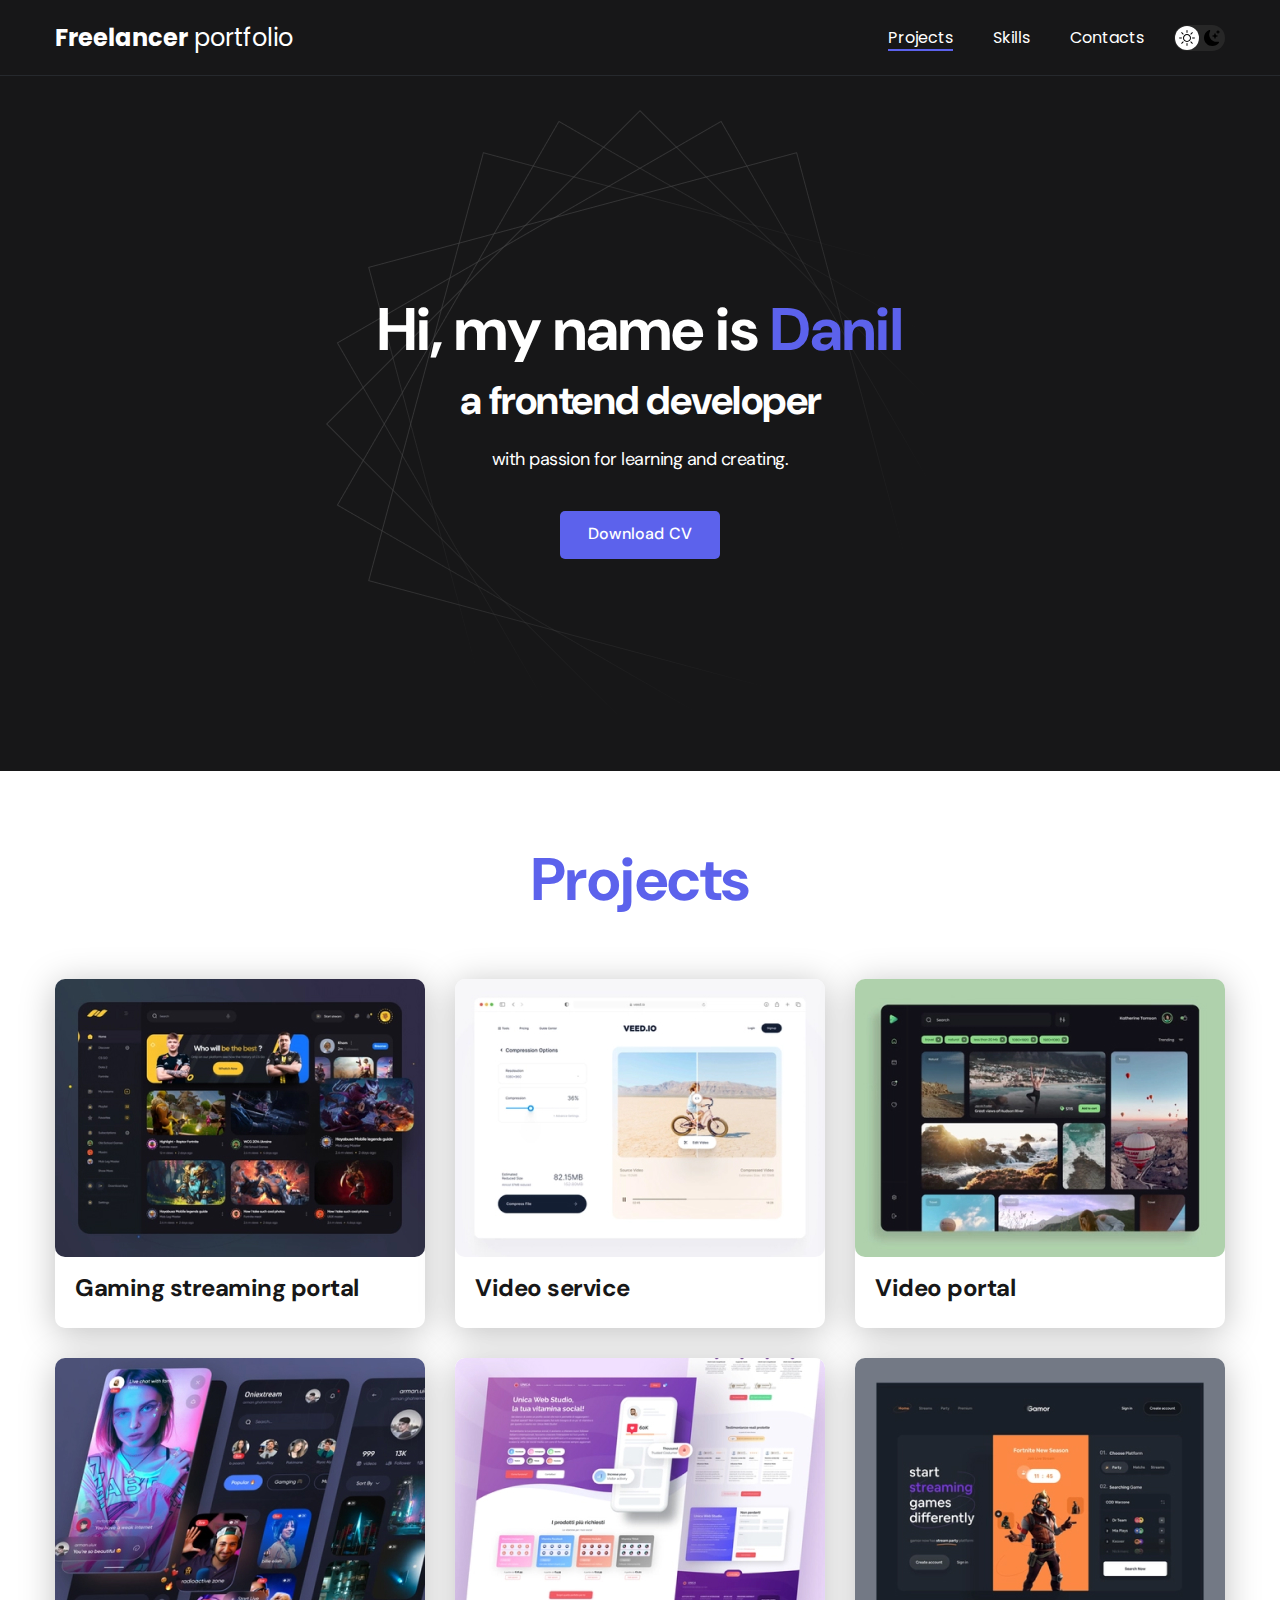
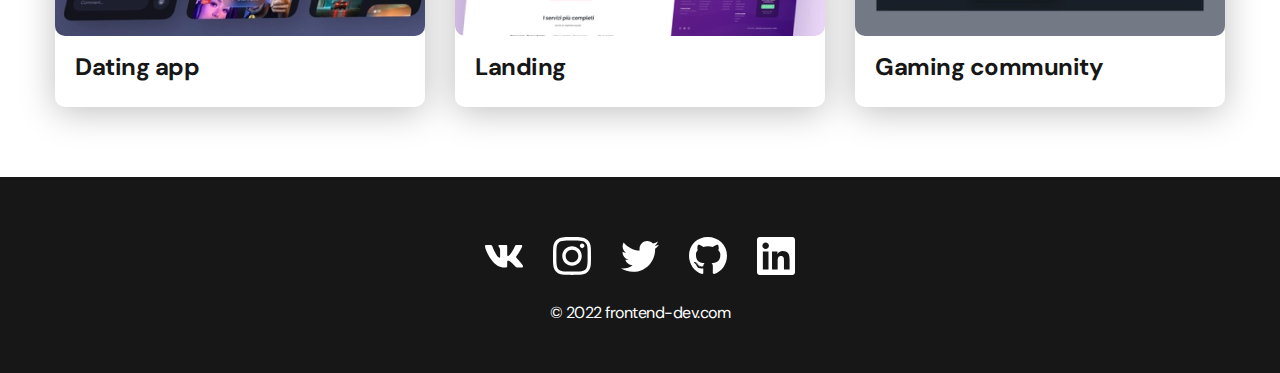
<file: index.html>
<!DOCTYPE html>
<html lang="en">
  <head>
    <meta charset="UTF-8" />
    <meta http-equiv="X-UA-Compatible" content="IE=edge" />
    <meta name="viewport" content="width=device-width, initial-scale=1.0" />
    <link rel="stylesheet" href="./css/main.css" />
    <title>Freelancer portfolio</title>
  </head>
  <body>
    <nav class="nav">
      <div class="conteiner">
        <div class="nav-row">
          <a href="./index.html" class="logo"
            ><strong>Freelancer</strong> portfolio</a
          >
          <button class="dark-mode-btn">
            <img
              src="./imgs/icons/Sun.svg"
              alt="Light mode"
              class="dark-mode-btn__icon"
            />
            <img
              src="./imgs/icons/Moon.svg"
              alt="Dark mode"
              class="dark-mode-btn__icon"
            />
          </button>
          <ul class="nav-list">
            <li class="nav-list__item">
              <a
                href="./index.html"
                class="nav-list__link nav-list__link--active"
                >Projects</a
              >
            </li>
            <li class="nav-list__item">
              <a href="./skills.html" class="nav-list__link">Skills</a>
            </li>
            <li class="nav-list__item">
              <a href="./contacts.html" class="nav-list__link">Contacts</a>
            </li>
          </ul>
        </div>
      </div>
    </nav>
    <header class="header">
      <div class="conteiner">
        <h1 class="header__title">
          <strong>Hi, my name is <em>Danil</em></strong
          ><br />
          a frontend developer
        </h1>
        <div class="header__text">
          <p>with passion for learning and creating.</p>
        </div>
        <a href="#!" class="btn">Download CV</a>
      </div>
    </header>
    <main class="section">
      <div class="conteiner">
        <h2 class="title-1">Projects</h2>
        <ul class="projects">
          <li class="project">
            <a href="./projects-page.html">
              <img
                src="/imgs/projects/01.jpg"
                alt="project img"
                class="project__img"
              />
              <h3 class="project__title">Gaming streaming portal</h3>
            </a>
          </li>
          <li class="project">
            <a href="./project-page.html">
              <img
                src="/imgs/projects/02.jpg"
                alt="project img"
                class="project__img"
              />
              <h3 class="project__title">Video service</h3>
            </a>
          </li>
          <li class="project">
            <img
              src="/imgs/projects/03.jpg"
              alt="project img"
              class="project__img"
            />
            <h3 class="project__title">Video portal</h3>
          </li>
          <li class="project">
            <img
              src="/imgs/projects/04.jpg"
              alt="project img"
              class="project__img"
            />
            <h3 class="project__title">Dating app</h3>
          </li>
          <li class="project">
            <img
              src="/imgs/projects/05.jpg"
              alt="project img"
              class="project__img"
            />
            <h3 class="project__title">Landing</h3>
          </li>
          <li class="project">
            <img
              src="/imgs/projects/06.jpg"
              alt="project img"
              class="project__img"
            />
            <h3 class="project__title">Gaming community</h3>
          </li>
        </ul>
      </div>
    </main>
    <footer class="footer">
      <div class="conteiner">
        <div class="footer__wrapper">
          <ul class="social">
            <li class="social__item">
              <a href="#!"><img src="./imgs/icons/vk.svg" alt="Link" /></a>
            </li>
            <li class="social__item">
              <a href="#!"
                ><img src="./imgs/icons/instagram.svg" alt="Link"
              /></a>
            </li>
            <li class="social__item">
              <a href="#!"><img src="./imgs/icons/twitter.svg" alt="Link" /></a>
            </li>
            <li class="social__item">
              <a href="#!"><img src="./imgs/icons/gitHub.svg" alt="Link" /></a>
            </li>
            <li class="social__item">
              <a href="#!"
                ><img src="./imgs/icons/linkedIn.svg" alt="Link"
              /></a>
            </li>
          </ul>
          <div class="copyright">
            <p>© 2022 frontend-dev.com</p>
          </div>
        </div>
      </div>
    </footer>
    <script src="./js/main.js"></script>
  </body>
</html>
</file>
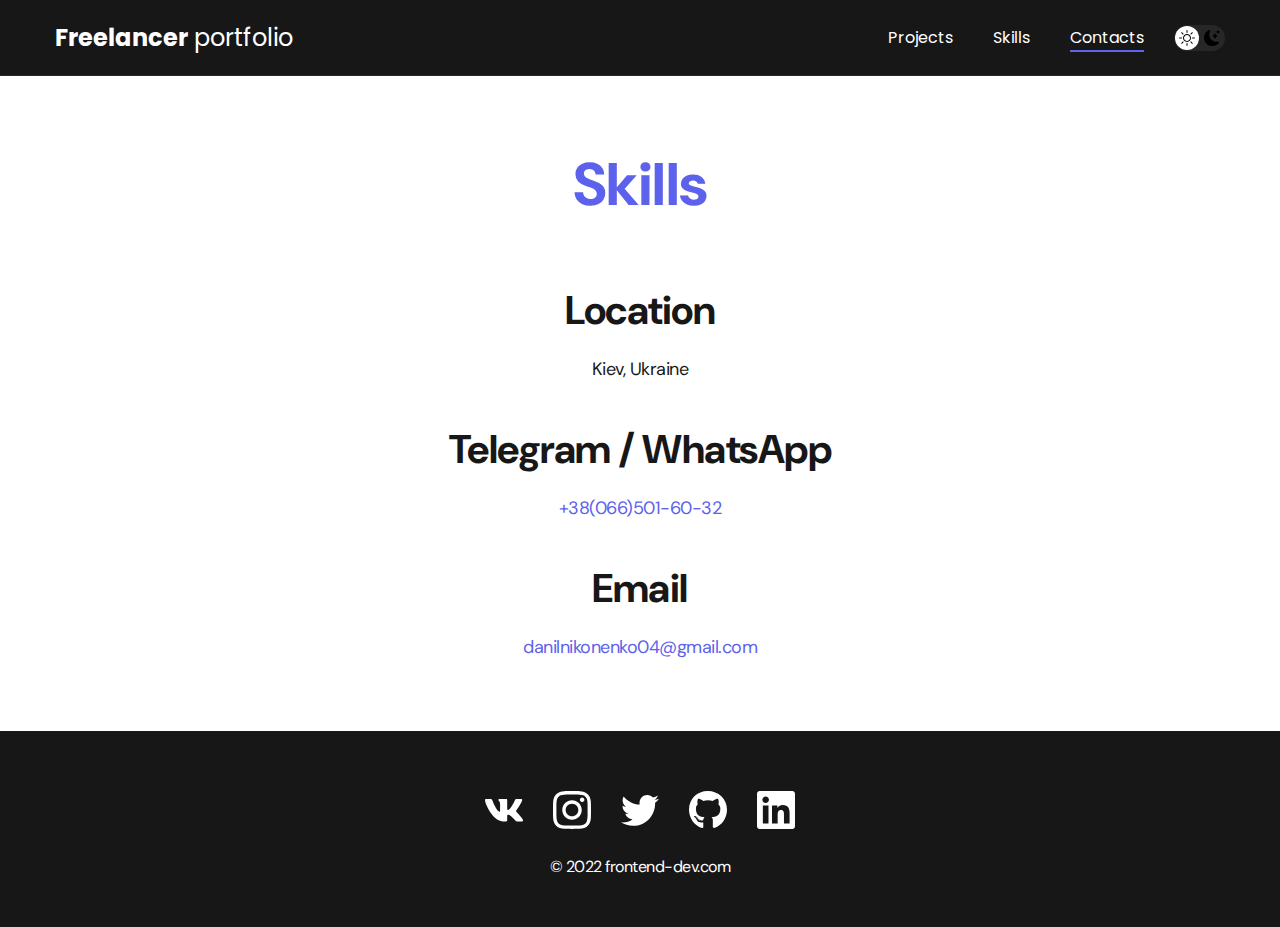
<file: contacts.html>
<!DOCTYPE html>
<html lang="en">
  <head>
    <meta charset="UTF-8" />
    <meta http-equiv="X-UA-Compatible" content="IE=edge" />
    <meta name="viewport" content="width=device-width, initial-scale=1.0" />
    <link rel="stylesheet" href="./css/main.css" />
    <title>Freelancer portfolio</title>
  </head>
  <body>
    <nav class="nav">
      <div class="conteiner">
        <div class="nav-row">
          <a href="./index.html" class="logo"
            ><strong>Freelancer</strong> portfolio</a
          >
          <button class="dark-mode-btn">
            <img
              src="./imgs/icons/Sun.svg"
              alt="Light mode"
              class="dark-mode-btn__icon"
            />
            <img
              src="./imgs/icons/Moon.svg"
              alt="Dark mode"
              class="dark-mode-btn__icon"
            />
          </button>
          <ul class="nav-list">
            <li class="nav-list__item">
              <a href="./index.html" class="nav-list__link">Projects</a>
            </li>
            <li class="nav-list__item">
              <a href="./skills.html" class="nav-list__link">Skills</a>
            </li>
            <li class="nav-list__item nav-list__link--active">
              <a href="./contacts.html" class="nav-list__link">Contacts</a>
            </li>
          </ul>
        </div>
      </div>
    </nav>
    <main class="section">
      <div class="conteiner">
        <h1 class="title-1">Skills</h1>
        <ul class="content-list">
          <li class="content-list__item">
            <h2 class="title-2">Location</h2>
            <p>Kiev, Ukraine</p>
          </li>
          <li class="content-list__item">
            <h2 class="title-2">Telegram / WhatsApp</h2>
            <p><a href="tell:+38066016032">+38(066)501-60-32</a></p>
          </li>
          <li class="content-list__item">
            <h2 class="title-2">Email</h2>
            <p>
              <a href="mailto:danilnikonenko04@gmail.com"
                >danilnikonenko04@gmail.com</a
              >
            </p>
          </li>
        </ul>
      </div>
    </main>
    <footer class="footer">
      <div class="conteiner">
        <div class="footer__wrapper">
          <ul class="social">
            <li class="social__item">
              <a href="#!"><img src="./imgs/icons/vk.svg" alt="Link" /></a>
            </li>
            <li class="social__item">
              <a href="#!"
                ><img src="./imgs/icons/instagram.svg" alt="Link"
              /></a>
            </li>
            <li class="social__item">
              <a href="#!"><img src="./imgs/icons/twitter.svg" alt="Link" /></a>
            </li>
            <li class="social__item">
              <a href="#!"><img src="./imgs/icons/gitHub.svg" alt="Link" /></a>
            </li>
            <li class="social__item">
              <a href="#!"
                ><img src="./imgs/icons/linkedIn.svg" alt="Link"
              /></a>
            </li>
          </ul>
          <div class="copyright">
            <p>© 2022 frontend-dev.com</p>
          </div>
        </div>
      </div>
    </footer>
    <script src="./js/main.js"></script>
  </body>
</html>
</file>
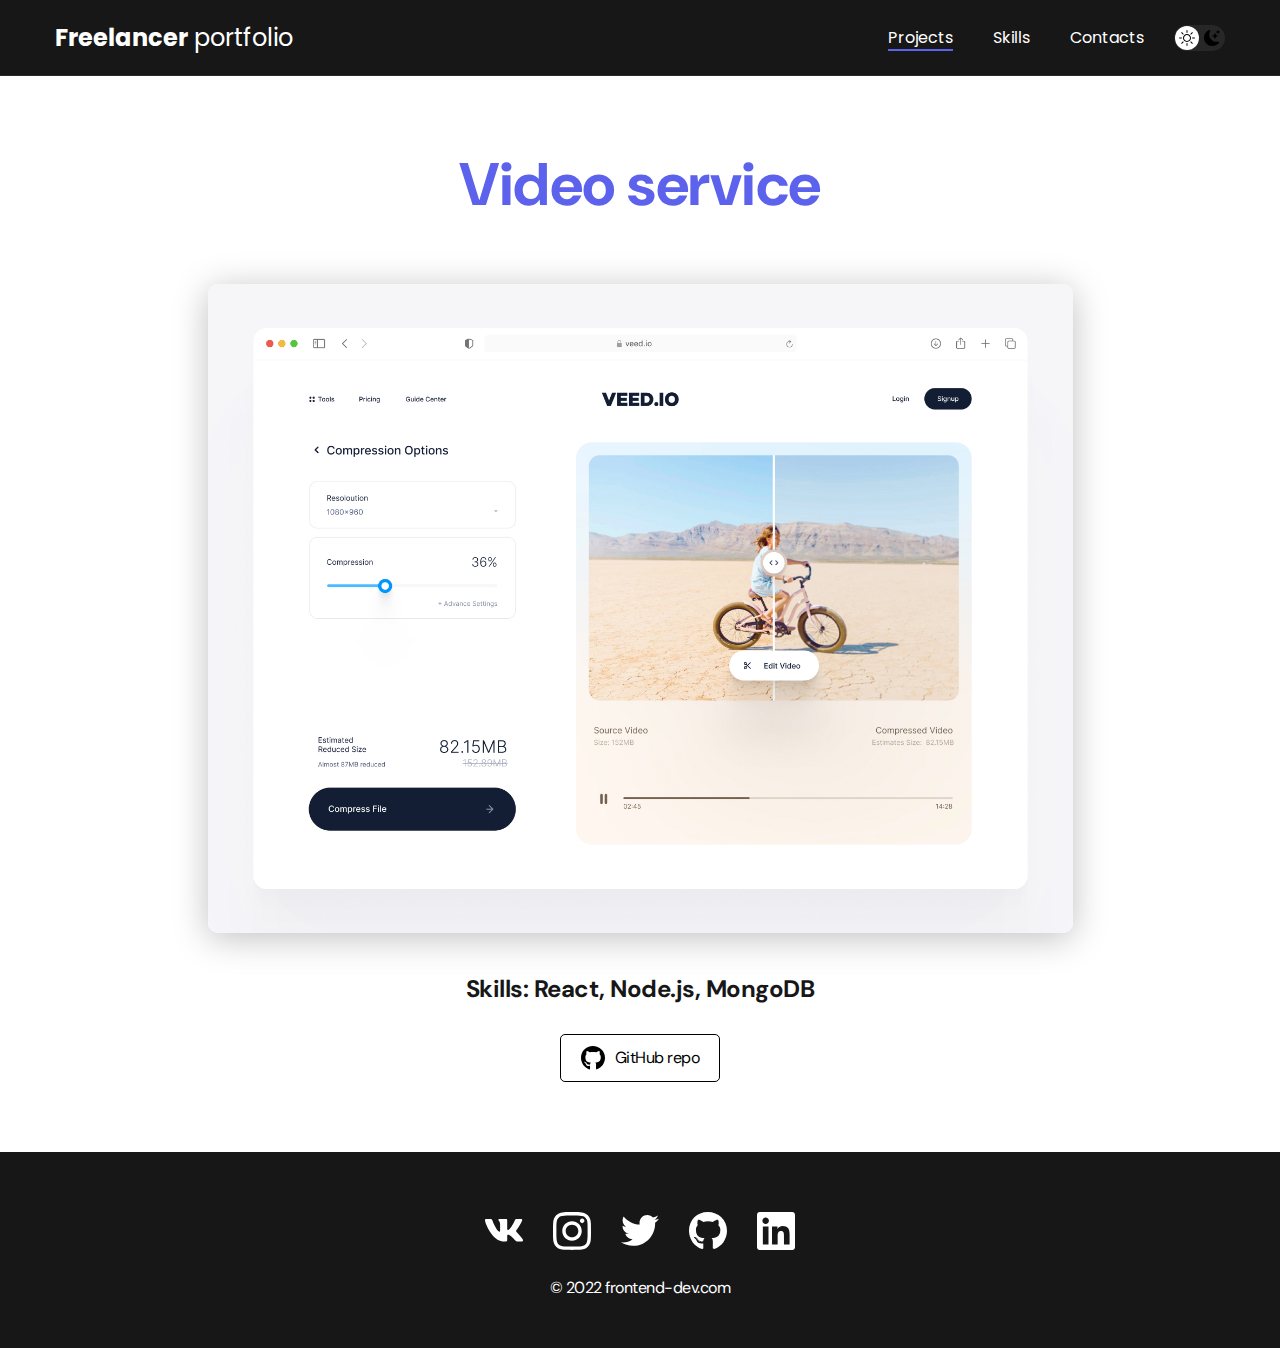
<file: project-page.html>
<!DOCTYPE html>
<html lang="en">
  <head>
    <meta charset="UTF-8" />
    <meta http-equiv="X-UA-Compatible" content="IE=edge" />
    <meta name="viewport" content="width=device-width, initial-scale=1.0" />
    <link rel="stylesheet" href="./css/main.css" />
    <title>Freelancer portfolio</title>
  </head>
  <body>
    <nav class="nav">
      <div class="conteiner">
        <div class="nav-row">
          <a href="./index.html" class="logo"
            ><strong>Freelancer</strong> portfolio</a
          >
          <button class="dark-mode-btn">
            <img
              src="./imgs/icons/Sun.svg"
              alt="Light mode"
              class="dark-mode-btn__icon"
            />
            <img
              src="./imgs/icons/Moon.svg"
              alt="Dark mode"
              class="dark-mode-btn__icon"
            />
          </button>
          <ul class="nav-list">
            <li class="nav-list__item">
              <a
                href="./index.html"
                class="nav-list__link nav-list__link--active"
                >Projects</a
              >
            </li>
            <li class="nav-list__item">
              <a href="./skills.html" class="nav-list__link">Skills</a>
            </li>
            <li class="nav-list__item">
              <a href="./contacts.html" class="nav-list__link">Contacts</a>
            </li>
          </ul>
        </div>
      </div>
    </nav>
    <main class="section">
      <div class="conteiner">
        <div class="project-details">
          <h1 class="title-1">Video service</h1>
          <img
            src="./imgs/projects/02-big.jpg"
            alt=""
            class="project-details__cover"
          />
          <div class="project-details__desc">
            <p>Skills: React, Node.js, MongoDB</p>
          </div>
          <a href="#!" class="btn_outline">
            <img src="./imgs/icons/gitHub-black.svg" alt="" />GitHub repo
          </a>
        </div>
      </div>
    </main>
    <footer class="footer">
      <div class="conteiner">
        <div class="footer__wrapper">
          <ul class="social">
            <li class="social__item">
              <a href="#!"><img src="./imgs/icons/vk.svg" alt="Link" /></a>
            </li>
            <li class="social__item">
              <a href="#!"
                ><img src="./imgs/icons/instagram.svg" alt="Link"
              /></a>
            </li>
            <li class="social__item">
              <a href="#!"><img src="./imgs/icons/twitter.svg" alt="Link" /></a>
            </li>
            <li class="social__item">
              <a href="#!"><img src="./imgs/icons/gitHub.svg" alt="Link" /></a>
            </li>
            <li class="social__item">
              <a href="#!"
                ><img src="./imgs/icons/linkedIn.svg" alt="Link"
              /></a>
            </li>
          </ul>
          <div class="copyright">
            <p>© 2022 frontend-dev.com</p>
          </div>
        </div>
      </div>
    </footer>
    <script src="./js/main.js"></script>
  </body>
</html>
</file>
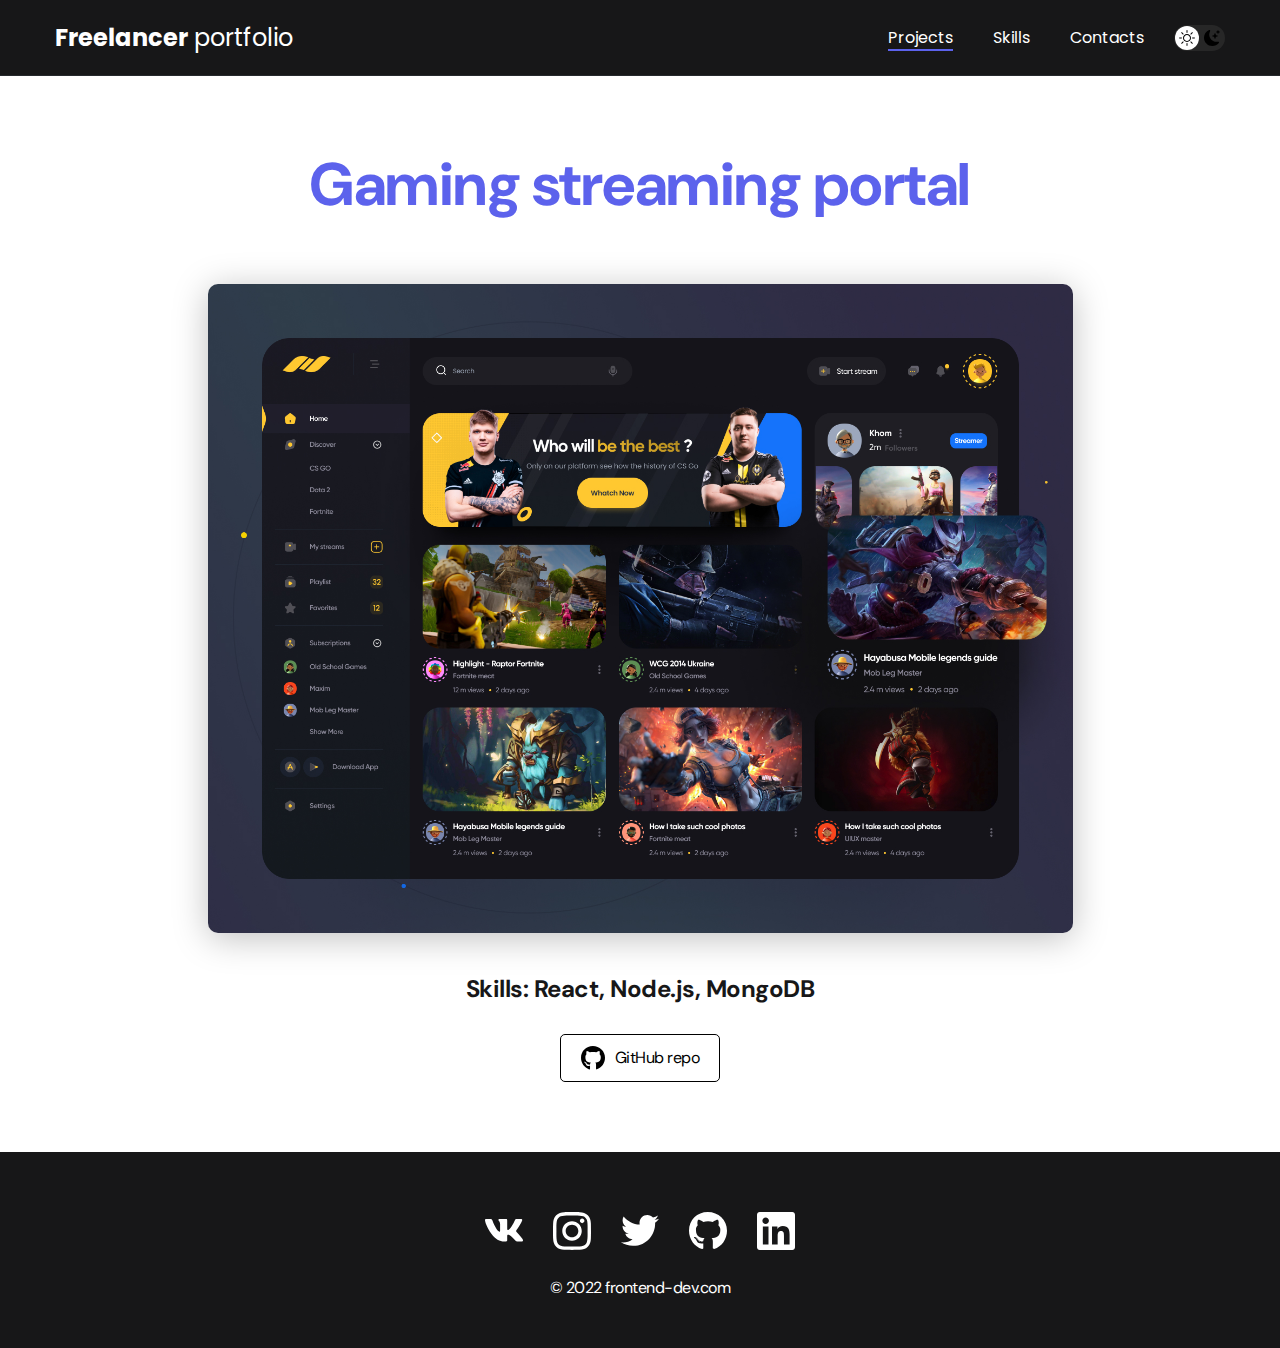
<file: project01-page.html>
<!DOCTYPE html>
<html lang="en">
  <head>
    <meta charset="UTF-8" />
    <meta http-equiv="X-UA-Compatible" content="IE=edge" />
    <meta name="viewport" content="width=device-width, initial-scale=1.0" />
    <link rel="stylesheet" href="./css/main.css" />
    <title>Freelancer portfolio</title>
  </head>
  <body>
    <nav class="nav">
      <div class="conteiner">
        <div class="nav-row">
          <a href="./index.html" class="logo"
            ><strong>Freelancer</strong> portfolio</a
          >
          <button class="dark-mode-btn">
            <img
              src="./imgs/icons/Sun.svg"
              alt="Light mode"
              class="dark-mode-btn__icon"
            />
            <img
              src="./imgs/icons/Moon.svg"
              alt="Dark mode"
              class="dark-mode-btn__icon"
            />
          </button>
          <ul class="nav-list">
            <li class="nav-list__item">
              <a
                href="./index.html"
                class="nav-list__link nav-list__link--active"
                >Projects</a
              >
            </li>
            <li class="nav-list__item">
              <a href="./skills.html" class="nav-list__link">Skills</a>
            </li>
            <li class="nav-list__item">
              <a href="./contacts.html" class="nav-list__link">Contacts</a>
            </li>
          </ul>
        </div>
      </div>
    </nav>
    <main class="section">
      <div class="conteiner">
        <div class="project-details">
          <h1 class="title-1">Gaming streaming portal</h1>
          <img
            src="./imgs/projects/01-big.jpg"
            alt=""
            class="project-details__cover"
          />
          <div class="project-details__desc">
            <p>Skills: React, Node.js, MongoDB</p>
          </div>
          <a href="#!" class="btn_outline">
            <img src="./imgs/icons/gitHub-black.svg" alt="" />GitHub repo
          </a>
        </div>
      </div>
    </main>
    <footer class="footer">
      <div class="conteiner">
        <div class="footer__wrapper">
          <ul class="social">
            <li class="social__item">
              <a href="#!"><img src="./imgs/icons/vk.svg" alt="Link" /></a>
            </li>
            <li class="social__item">
              <a href="#!"
                ><img src="./imgs/icons/instagram.svg" alt="Link"
              /></a>
            </li>
            <li class="social__item">
              <a href="#!"><img src="./imgs/icons/twitter.svg" alt="Link" /></a>
            </li>
            <li class="social__item">
              <a href="#!"><img src="./imgs/icons/gitHub.svg" alt="Link" /></a>
            </li>
            <li class="social__item">
              <a href="#!"
                ><img src="./imgs/icons/linkedIn.svg" alt="Link"
              /></a>
            </li>
          </ul>
          <div class="copyright">
            <p>© 2022 frontend-dev.com</p>
          </div>
        </div>
      </div>
    </footer>
    <script src="./js/main.js"></script>
  </body>
</html>
</file>
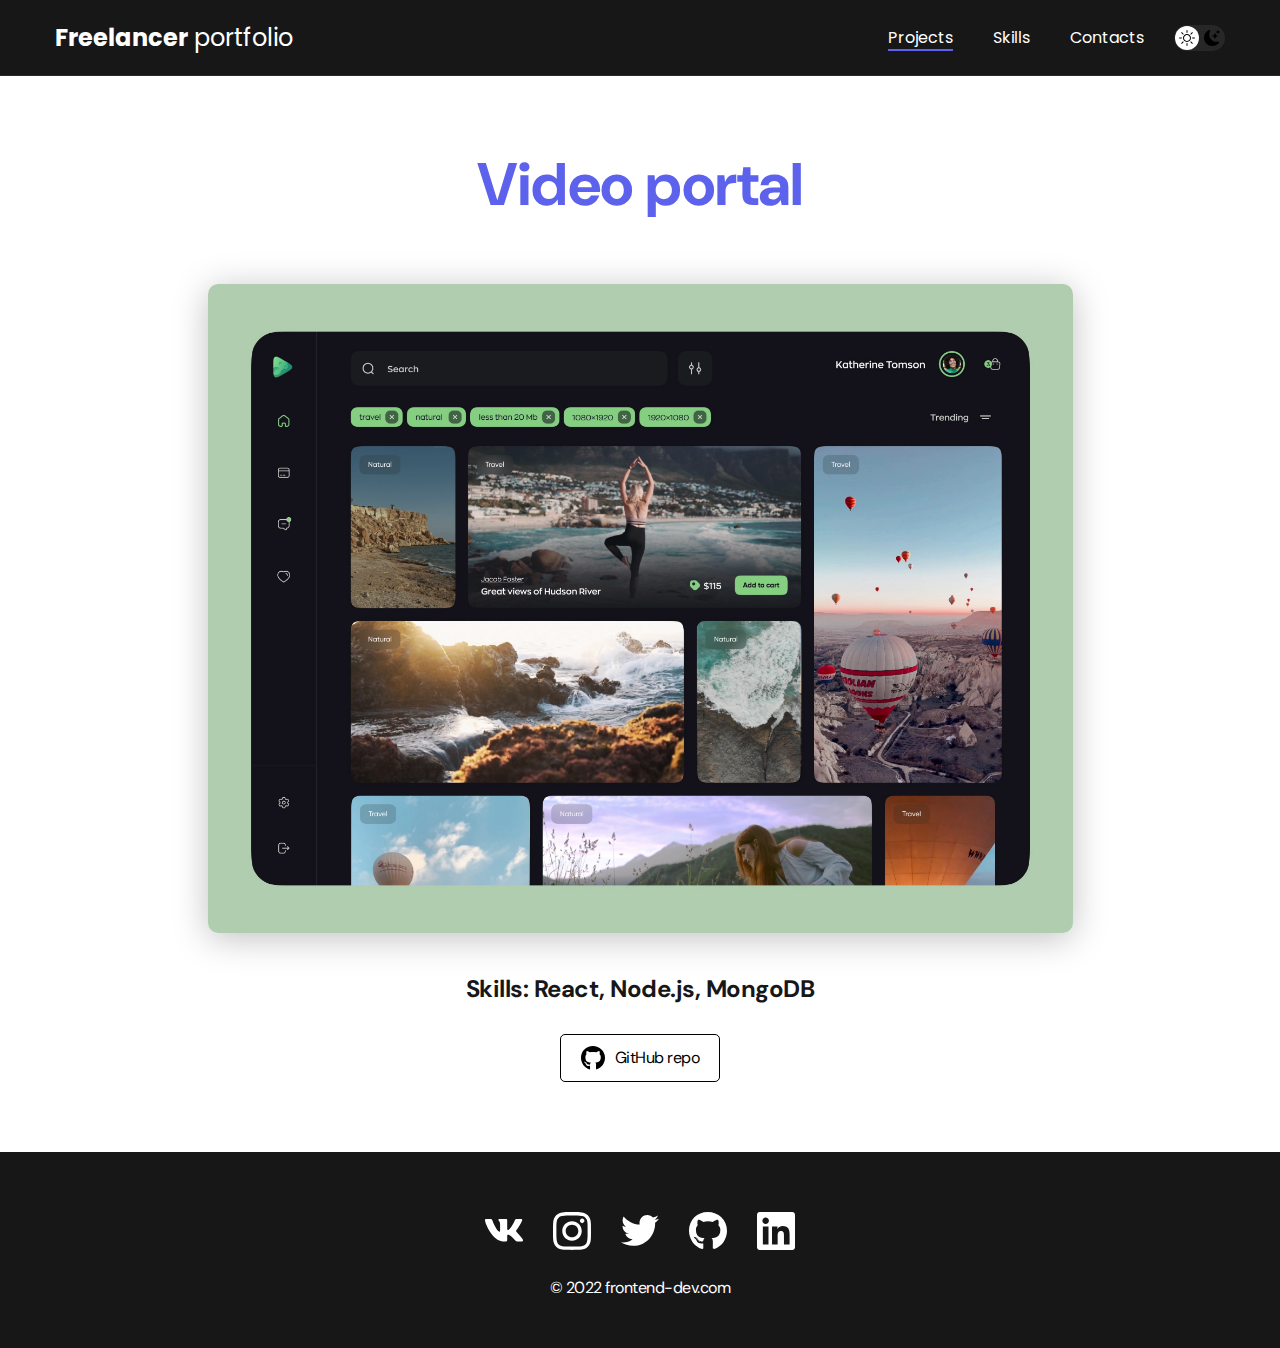
<file: project02-page.html>
<!DOCTYPE html>
<html lang="en">
  <head>
    <meta charset="UTF-8" />
    <meta http-equiv="X-UA-Compatible" content="IE=edge" />
    <meta name="viewport" content="width=device-width, initial-scale=1.0" />
    <link rel="stylesheet" href="./css/main.css" />
    <title>Freelancer portfolio</title>
  </head>
  <body>
    <nav class="nav">
      <div class="conteiner">
        <div class="nav-row">
          <a href="./index.html" class="logo"
            ><strong>Freelancer</strong> portfolio</a
          >
          <button class="dark-mode-btn">
            <img
              src="./imgs/icons/Sun.svg"
              alt="Light mode"
              class="dark-mode-btn__icon"
            />
            <img
              src="./imgs/icons/Moon.svg"
              alt="Dark mode"
              class="dark-mode-btn__icon"
            />
          </button>
          <ul class="nav-list">
            <li class="nav-list__item">
              <a
                href="./index.html"
                class="nav-list__link nav-list__link--active"
                >Projects</a
              >
            </li>
            <li class="nav-list__item">
              <a href="./skills.html" class="nav-list__link">Skills</a>
            </li>
            <li class="nav-list__item">
              <a href="./contacts.html" class="nav-list__link">Contacts</a>
            </li>
          </ul>
        </div>
      </div>
    </nav>
    <main class="section">
      <div class="conteiner">
        <div class="project-details">
          <h1 class="title-1">Video portal</h1>
          <img
            src="./imgs/projects/03-big.jpg"
            alt=""
            class="project-details__cover"
          />
          <div class="project-details__desc">
            <p>Skills: React, Node.js, MongoDB</p>
          </div>
          <a href="#!" class="btn_outline">
            <img src="./imgs/icons/gitHub-black.svg" alt="" />GitHub repo
          </a>
        </div>
      </div>
    </main>
    <footer class="footer">
      <div class="conteiner">
        <div class="footer__wrapper">
          <ul class="social">
            <li class="social__item">
              <a href="#!"><img src="./imgs/icons/vk.svg" alt="Link" /></a>
            </li>
            <li class="social__item">
              <a href="#!"
                ><img src="./imgs/icons/instagram.svg" alt="Link"
              /></a>
            </li>
            <li class="social__item">
              <a href="#!"><img src="./imgs/icons/twitter.svg" alt="Link" /></a>
            </li>
            <li class="social__item">
              <a href="#!"><img src="./imgs/icons/gitHub.svg" alt="Link" /></a>
            </li>
            <li class="social__item">
              <a href="#!"
                ><img src="./imgs/icons/linkedIn.svg" alt="Link"
              /></a>
            </li>
          </ul>
          <div class="copyright">
            <p>© 2022 frontend-dev.com</p>
          </div>
        </div>
      </div>
    </footer>
    <script src="./js/main.js"></script>
  </body>
</html>
</file>
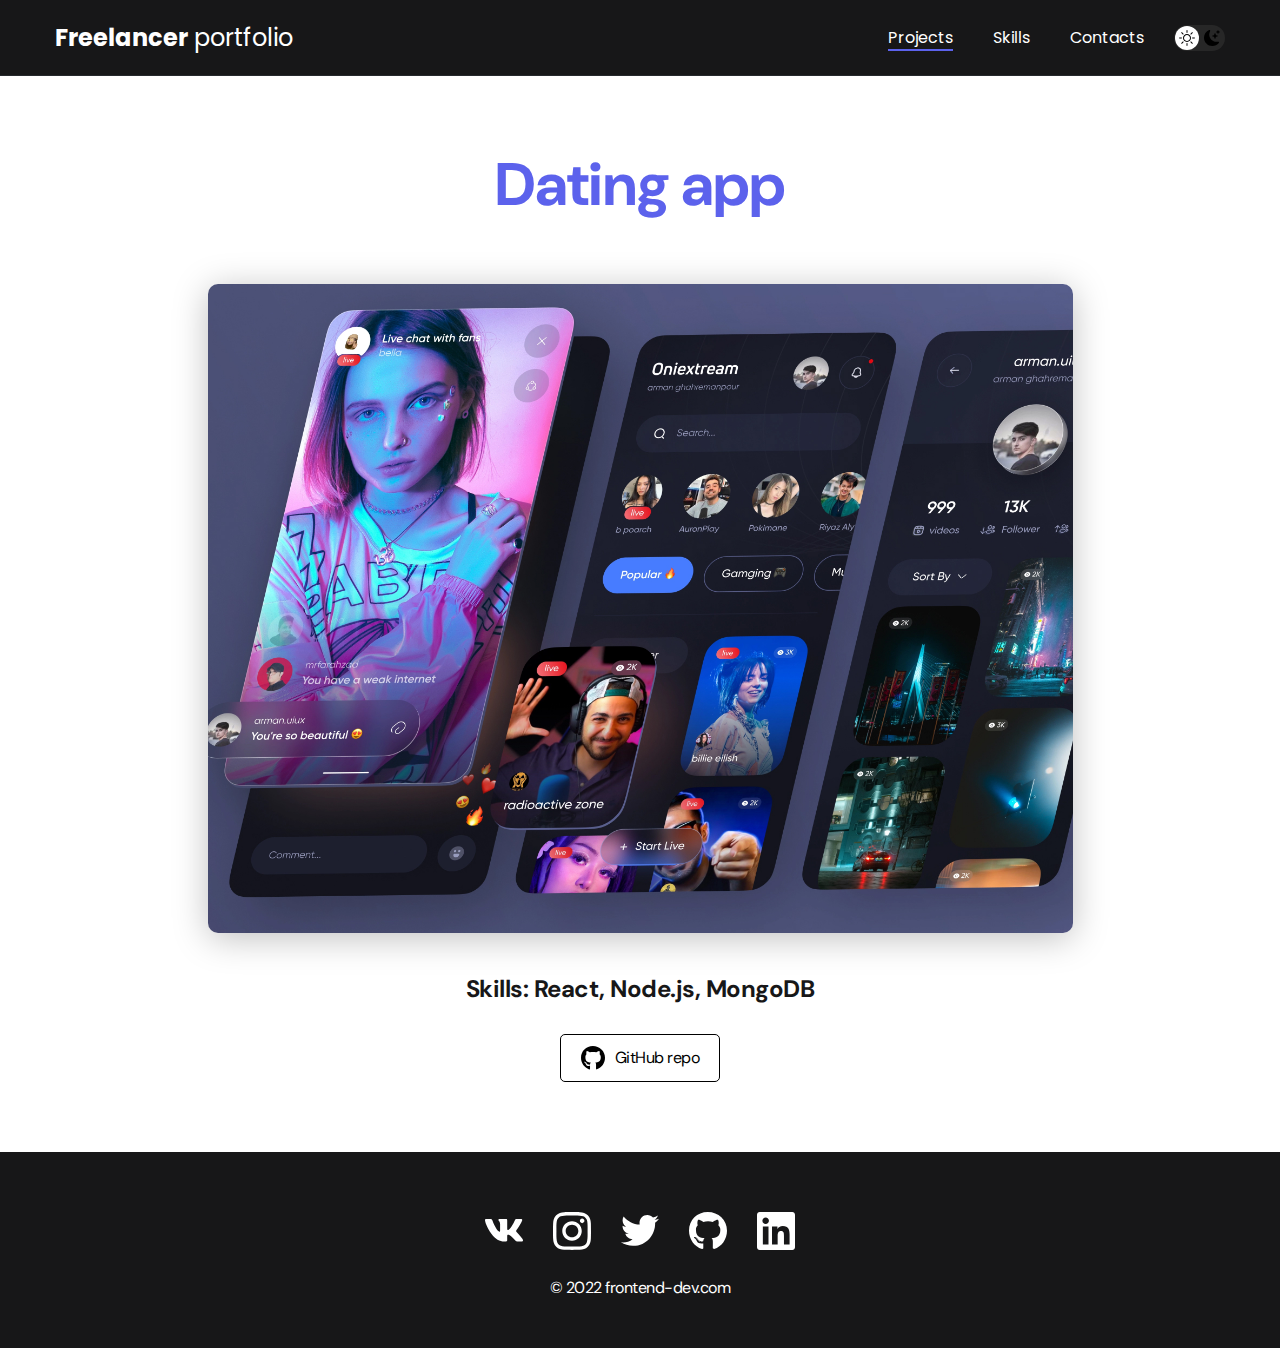
<file: project03-page.html>
<!DOCTYPE html>
<html lang="en">
  <head>
    <meta charset="UTF-8" />
    <meta http-equiv="X-UA-Compatible" content="IE=edge" />
    <meta name="viewport" content="width=device-width, initial-scale=1.0" />
    <link rel="stylesheet" href="./css/main.css" />
    <title>Freelancer portfolio</title>
  </head>
  <body>
    <nav class="nav">
      <div class="conteiner">
        <div class="nav-row">
          <a href="./index.html" class="logo"
            ><strong>Freelancer</strong> portfolio</a
          >
          <button class="dark-mode-btn">
            <img
              src="./imgs/icons/Sun.svg"
              alt="Light mode"
              class="dark-mode-btn__icon"
            />
            <img
              src="./imgs/icons/Moon.svg"
              alt="Dark mode"
              class="dark-mode-btn__icon"
            />
          </button>
          <ul class="nav-list">
            <li class="nav-list__item">
              <a
                href="./index.html"
                class="nav-list__link nav-list__link--active"
                >Projects</a
              >
            </li>
            <li class="nav-list__item">
              <a href="./skills.html" class="nav-list__link">Skills</a>
            </li>
            <li class="nav-list__item">
              <a href="./contacts.html" class="nav-list__link">Contacts</a>
            </li>
          </ul>
        </div>
      </div>
    </nav>
    <main class="section">
      <div class="conteiner">
        <div class="project-details">
          <h1 class="title-1">Dating app</h1>
          <img
            src="./imgs/projects/04-big.jpg"
            alt=""
            class="project-details__cover"
          />
          <div class="project-details__desc">
            <p>Skills: React, Node.js, MongoDB</p>
          </div>
          <a href="#!" class="btn_outline">
            <img src="./imgs/icons/gitHub-black.svg" alt="" />GitHub repo
          </a>
        </div>
      </div>
    </main>
    <footer class="footer">
      <div class="conteiner">
        <div class="footer__wrapper">
          <ul class="social">
            <li class="social__item">
              <a href="#!"><img src="./imgs/icons/vk.svg" alt="Link" /></a>
            </li>
            <li class="social__item">
              <a href="#!"
                ><img src="./imgs/icons/instagram.svg" alt="Link"
              /></a>
            </li>
            <li class="social__item">
              <a href="#!"><img src="./imgs/icons/twitter.svg" alt="Link" /></a>
            </li>
            <li class="social__item">
              <a href="#!"><img src="./imgs/icons/gitHub.svg" alt="Link" /></a>
            </li>
            <li class="social__item">
              <a href="#!"
                ><img src="./imgs/icons/linkedIn.svg" alt="Link"
              /></a>
            </li>
          </ul>
          <div class="copyright">
            <p>© 2022 frontend-dev.com</p>
          </div>
        </div>
      </div>
    </footer>
    <script src="./js/main.js"></script>
  </body>
</html>
</file>
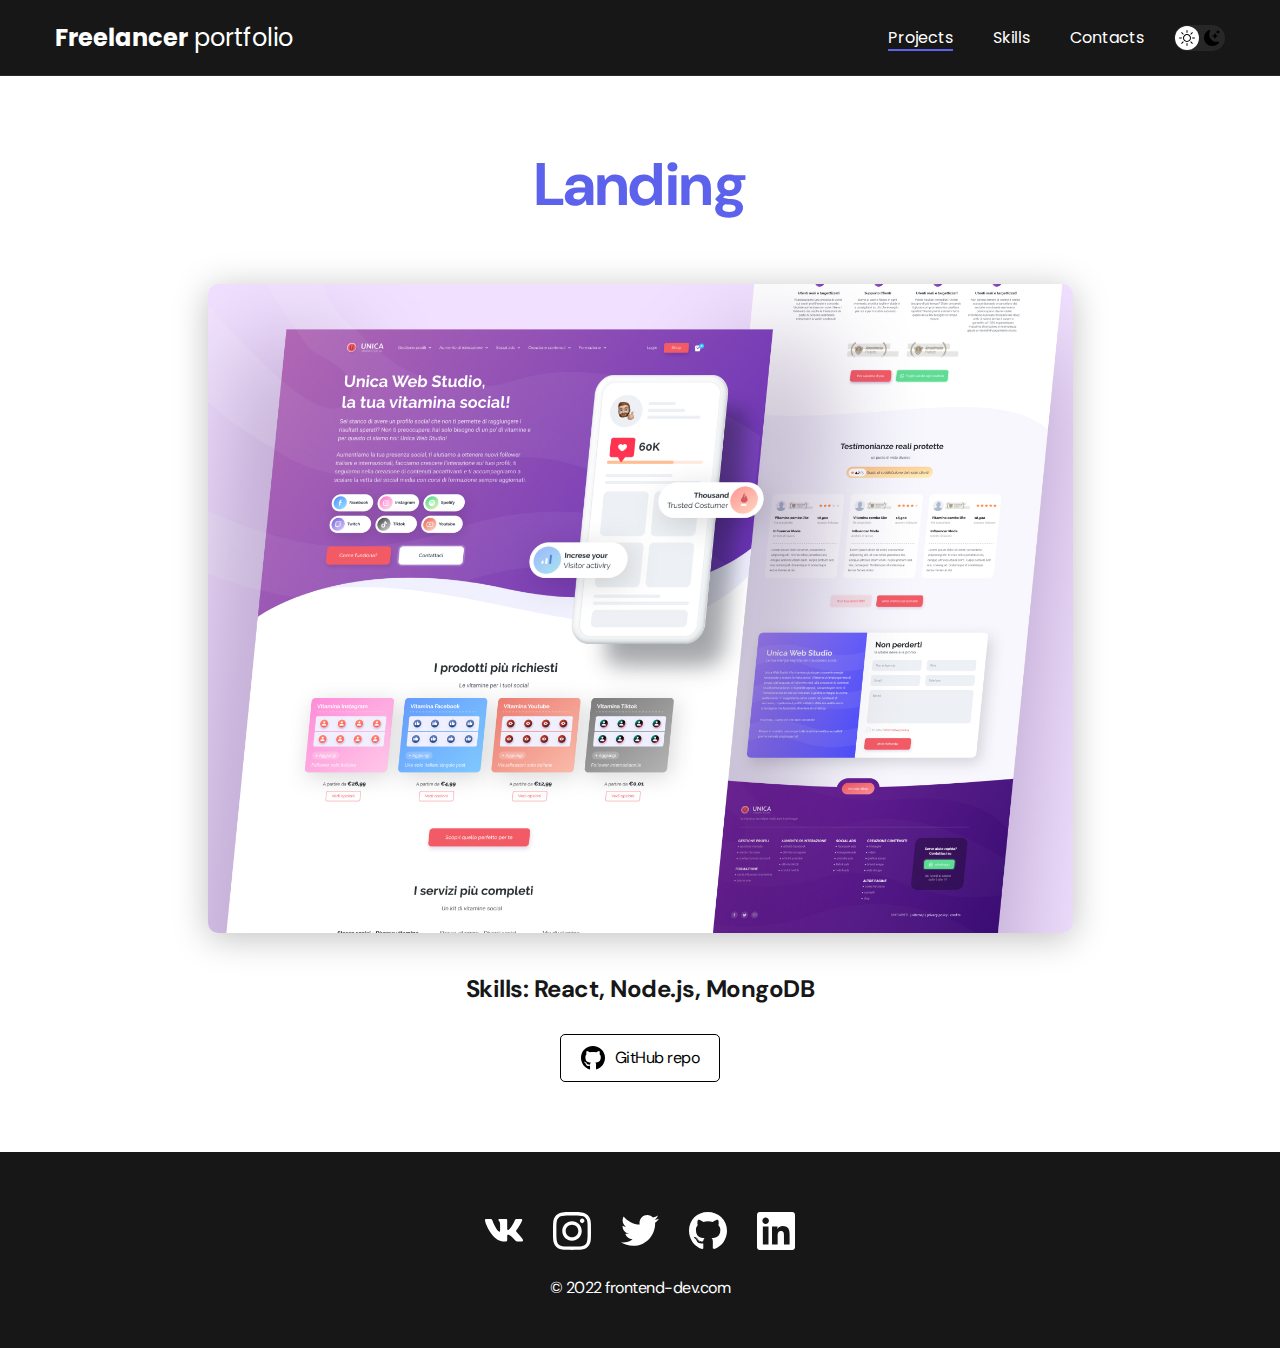
<file: project04-page.html>
<!DOCTYPE html>
<html lang="en">
  <head>
    <meta charset="UTF-8" />
    <meta http-equiv="X-UA-Compatible" content="IE=edge" />
    <meta name="viewport" content="width=device-width, initial-scale=1.0" />
    <link rel="stylesheet" href="./css/main.css" />
    <title>Freelancer portfolio</title>
  </head>
  <body>
    <nav class="nav">
      <div class="conteiner">
        <div class="nav-row">
          <a href="./index.html" class="logo"
            ><strong>Freelancer</strong> portfolio</a
          >
          <button class="dark-mode-btn">
            <img
              src="./imgs/icons/Sun.svg"
              alt="Light mode"
              class="dark-mode-btn__icon"
            />
            <img
              src="./imgs/icons/Moon.svg"
              alt="Dark mode"
              class="dark-mode-btn__icon"
            />
          </button>
          <ul class="nav-list">
            <li class="nav-list__item">
              <a
                href="./index.html"
                class="nav-list__link nav-list__link--active"
                >Projects</a
              >
            </li>
            <li class="nav-list__item">
              <a href="./skills.html" class="nav-list__link">Skills</a>
            </li>
            <li class="nav-list__item">
              <a href="./contacts.html" class="nav-list__link">Contacts</a>
            </li>
          </ul>
        </div>
      </div>
    </nav>
    <main class="section">
      <div class="conteiner">
        <div class="project-details">
          <h1 class="title-1">Landing</h1>
          <img
            src="./imgs/projects/05-big.jpg"
            alt=""
            class="project-details__cover"
          />
          <div class="project-details__desc">
            <p>Skills: React, Node.js, MongoDB</p>
          </div>
          <a href="#!" class="btn_outline">
            <img src="./imgs/icons/gitHub-black.svg" alt="" />GitHub repo
          </a>
        </div>
      </div>
    </main>
    <footer class="footer">
      <div class="conteiner">
        <div class="footer__wrapper">
          <ul class="social">
            <li class="social__item">
              <a href="#!"><img src="./imgs/icons/vk.svg" alt="Link" /></a>
            </li>
            <li class="social__item">
              <a href="#!"
                ><img src="./imgs/icons/instagram.svg" alt="Link"
              /></a>
            </li>
            <li class="social__item">
              <a href="#!"><img src="./imgs/icons/twitter.svg" alt="Link" /></a>
            </li>
            <li class="social__item">
              <a href="#!"><img src="./imgs/icons/gitHub.svg" alt="Link" /></a>
            </li>
            <li class="social__item">
              <a href="#!"
                ><img src="./imgs/icons/linkedIn.svg" alt="Link"
              /></a>
            </li>
          </ul>
          <div class="copyright">
            <p>© 2022 frontend-dev.com</p>
          </div>
        </div>
      </div>
    </footer>
    <script src="./js/main.js"></script>
  </body>
</html>
</file>
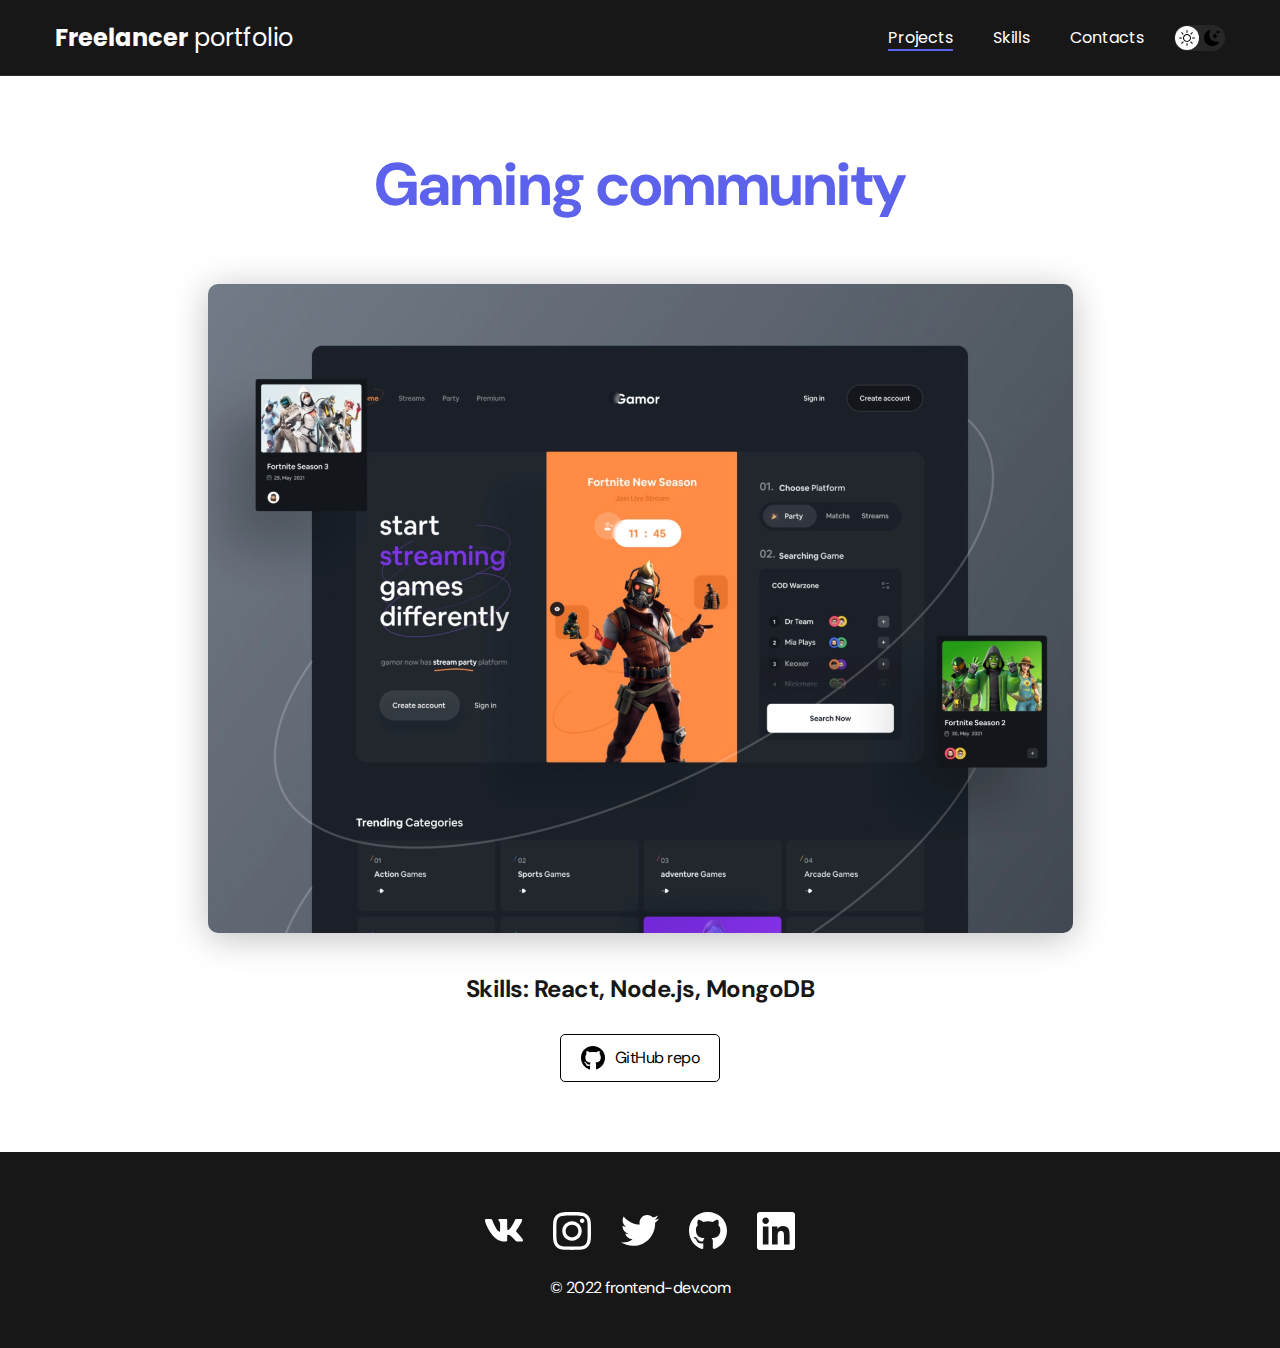
<file: project05-page.html>
<!DOCTYPE html>
<html lang="en">
  <head>
    <meta charset="UTF-8" />
    <meta http-equiv="X-UA-Compatible" content="IE=edge" />
    <meta name="viewport" content="width=device-width, initial-scale=1.0" />
    <link rel="stylesheet" href="./css/main.css" />
    <title>Freelancer portfolio</title>
  </head>
  <body>
    <nav class="nav">
      <div class="conteiner">
        <div class="nav-row">
          <a href="./index.html" class="logo"
            ><strong>Freelancer</strong> portfolio</a
          >
          <button class="dark-mode-btn">
            <img
              src="./imgs/icons/Sun.svg"
              alt="Light mode"
              class="dark-mode-btn__icon"
            />
            <img
              src="./imgs/icons/Moon.svg"
              alt="Dark mode"
              class="dark-mode-btn__icon"
            />
          </button>
          <ul class="nav-list">
            <li class="nav-list__item">
              <a
                href="./index.html"
                class="nav-list__link nav-list__link--active"
                >Projects</a
              >
            </li>
            <li class="nav-list__item">
              <a href="./skills.html" class="nav-list__link">Skills</a>
            </li>
            <li class="nav-list__item">
              <a href="./contacts.html" class="nav-list__link">Contacts</a>
            </li>
          </ul>
        </div>
      </div>
    </nav>
    <main class="section">
      <div class="conteiner">
        <div class="project-details">
          <h1 class="title-1">Gaming community</h1>
          <img
            src="./imgs/projects/06-big.jpg"
            alt=""
            class="project-details__cover"
          />
          <div class="project-details__desc">
            <p>Skills: React, Node.js, MongoDB</p>
          </div>
          <a href="#!" class="btn_outline">
            <img src="./imgs/icons/gitHub-black.svg" alt="" />GitHub repo
          </a>
        </div>
      </div>
    </main>
    <footer class="footer">
      <div class="conteiner">
        <div class="footer__wrapper">
          <ul class="social">
            <li class="social__item">
              <a href="#!"><img src="./imgs/icons/vk.svg" alt="Link" /></a>
            </li>
            <li class="social__item">
              <a href="#!"
                ><img src="./imgs/icons/instagram.svg" alt="Link"
              /></a>
            </li>
            <li class="social__item">
              <a href="#!"><img src="./imgs/icons/twitter.svg" alt="Link" /></a>
            </li>
            <li class="social__item">
              <a href="#!"><img src="./imgs/icons/gitHub.svg" alt="Link" /></a>
            </li>
            <li class="social__item">
              <a href="#!"
                ><img src="./imgs/icons/linkedIn.svg" alt="Link"
              /></a>
            </li>
          </ul>
          <div class="copyright">
            <p>© 2022 frontend-dev.com</p>
          </div>
        </div>
      </div>
    </footer>
    <script src="./js/main.js"></script>
  </body>
</html>
</file>
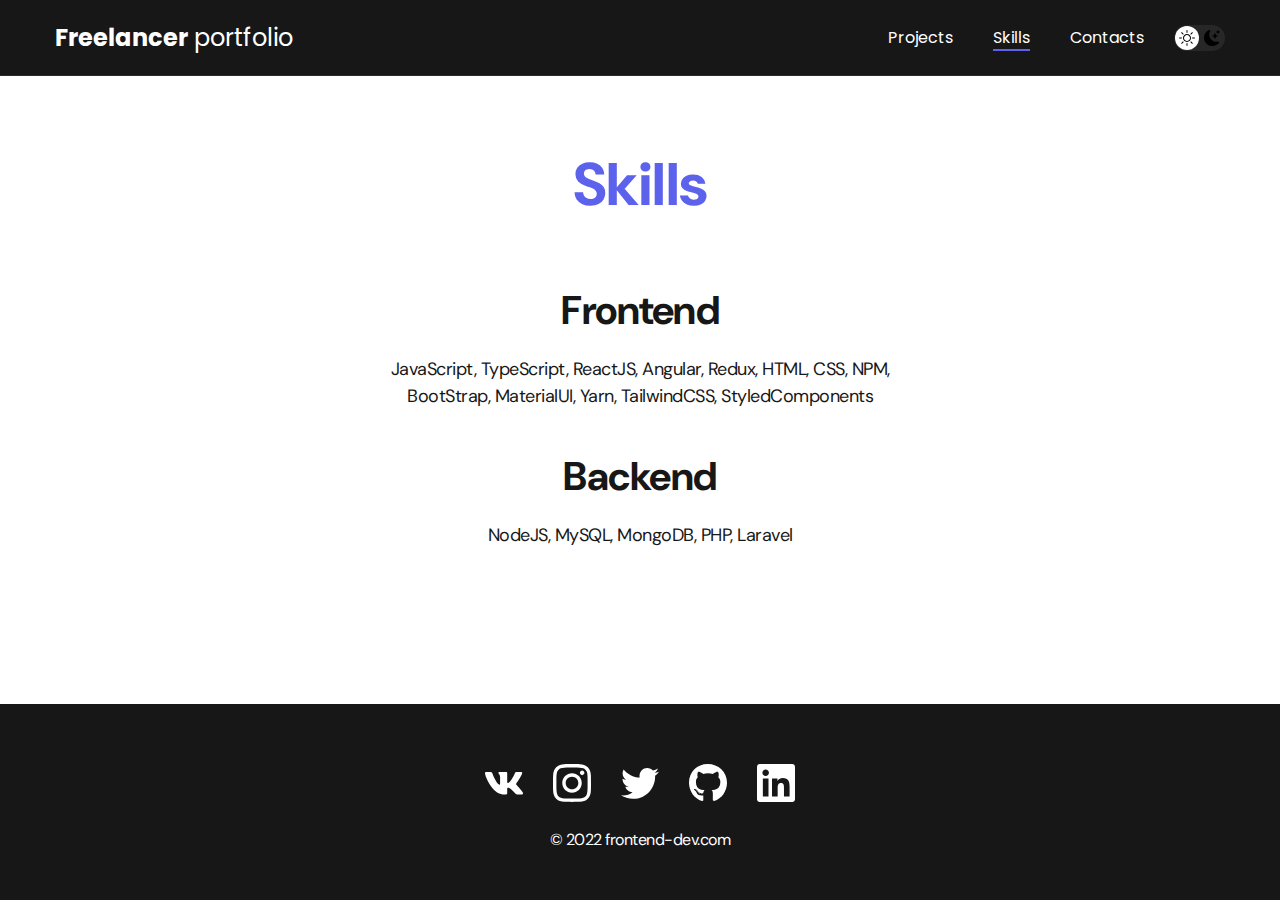
<file: skills.html>
<!DOCTYPE html>
<html lang="en">
  <head>
    <meta charset="UTF-8" />
    <meta http-equiv="X-UA-Compatible" content="IE=edge" />
    <meta name="viewport" content="width=device-width, initial-scale=1.0" />
    <link rel="stylesheet" href="./css/main.css" />
    <title>Freelancer portfolio</title>
  </head>
  <body>
    <nav class="nav">
      <div class="conteiner">
        <div class="nav-row">
          <a href="./index.html" class="logo"
            ><strong>Freelancer</strong> portfolio</a
          >
          <button class="dark-mode-btn">
            <img
              src="./imgs/icons/Sun.svg"
              alt="Light mode"
              class="dark-mode-btn__icon"
            />
            <img
              src="./imgs/icons/Moon.svg"
              alt="Dark mode"
              class="dark-mode-btn__icon"
            />
          </button>
          <ul class="nav-list">
            <li class="nav-list__item">
              <a href="./index.html" class="nav-list__link">Projects</a>
            </li>
            <li class="nav-list__item">
              <a
                href="./skills.html"
                class="nav-list__link nav-list__link--active"
                >Skills</a
              >
            </li>
            <li class="nav-list__item">
              <a href="./contacts.html" class="nav-list__link">Contacts</a>
            </li>
          </ul>
        </div>
      </div>
    </nav>
    <main class="section">
      <div class="conteiner">
        <h1 class="title-1">Skills</h1>
        <ul class="content-list">
          <li class="content-list__item">
            <h2 class="title-2">Frontend</h2>
            <p>
              JavaScript, TypeScript, ReactJS, Angular, Redux, HTML, CSS, NPM,
              BootStrap, MaterialUI, Yarn, TailwindCSS, StyledComponents
            </p>
          </li>
          <li class="content-list__item">
            <h2 class="title-2">Backend</h2>
            <p>NodeJS, MySQL, MongoDB, PHP, Laravel</p>
          </li>
        </ul>
      </div>
    </main>
    <footer class="footer">
      <div class="conteiner">
        <div class="footer__wrapper">
          <ul class="social">
            <li class="social__item">
              <a href="#!"><img src="./imgs/icons/vk.svg" alt="Link" /></a>
            </li>
            <li class="social__item">
              <a href="#!"
                ><img src="./imgs/icons/instagram.svg" alt="Link"
              /></a>
            </li>
            <li class="social__item">
              <a href="#!"><img src="./imgs/icons/twitter.svg" alt="Link" /></a>
            </li>
            <li class="social__item">
              <a href="#!"><img src="./imgs/icons/gitHub.svg" alt="Link" /></a>
            </li>
            <li class="social__item">
              <a href="#!"
                ><img src="./imgs/icons/linkedIn.svg" alt="Link"
              /></a>
            </li>
          </ul>
          <div class="copyright">
            <p>© 2022 frontend-dev.com</p>
          </div>
        </div>
      </div>
    </footer>
    <script src="./js/main.js"></script>
  </body>
</html>
</file>
<file: css/main.css>
@import "./reset.css";
@import url('https://fonts.googleapis.com/css2?family=DM+Sans:wght@400;500;700&family=Poppins:wght@400;500;700&display=swap');

/* font-family: 'DM Sans', sans-serif;
font-family: 'Poppins', sans-serif; */


:root {
    --blackpure: #000;
    --black: #171718;
    --black-border: #26292D;
    --white: #fff;
    --purple: #5C62EC;

    --text-color: var(--black);

    --dark-bg: var(--black);
    --dark-border: var(--black-border);
    --header-text: var(--white);
    --accent: var(--purple);

    /* Ligth mode */
    --page-bg: var(--white);
    --text-color: var(--black);

    --title-1: var(--accent);

    --project-card-bg: var(--white);
    --project-card-text: var(--black);
    --box-shadow: 0px 5px 35px rgba(0, 0, 0, 0.25);

}

.dark {
    /* Dark mode */

    --page-bg: #252526;
    --text-color: var(--white);

    --title-1: var(--white);

    --project-card-bg: var(--black);
    --project-card-text: var(--white);
    --box-shadow: 0px 5px 35px rgba(0, 0, 0, 0.8);
}

html, body {
    display: flex;
    flex-direction: column;
    min-height: 100vh;

    font-family: 'DM Sans', sans-serif;
    letter-spacing: -0.5px;

/* Light mode */
    background-color: var(--page-bg);
    color: var(--text-color);
}

/* General */

.conteiner {
    margin: 0 auto;
    padding: 0 15px;
    max-width: 1200px;
}

.none {
    display: none !important;
}

.section {
    padding: 70px 0;
}

.title-1 {
    margin-bottom: 60px;
    font-size: 60px;
    font-weight: 700;
    line-height: 1.3;
    color: var(--title-1);
    text-align: center;
}

.title-2 {
    margin-bottom: 20px;

    font-size: 40px;
    line-height: 1.3;
    font-weight: 700;
}

/* Nav */
.nav {
    padding: 20px 0;
    border-bottom: 1px solid var(--dark-border);
    background: var(--dark-bg);
    color: var(--header-text);
    letter-spacing: normal;
}

.nav-row {
    display: flex;
    justify-content: flex-end;
    align-items: center;
    column-gap: 30px;
    row-gap: 20px;
    flex-wrap: wrap;

}

.logo {
    margin-right: auto;
    color: var(--header-text);
    font-size: 24px;
    font-family: 'Poppins', sans-serif;
}

.logo strong {
    font-weight: 700;
}

.nav-list {
    display: flex;
    flex-wrap: wrap;
    row-gap: 10px;
    align-items: center;
    column-gap: 40px;
    font-size: 16px;
    font-weight: 500px;
    font-family: 'Poppins', sans-serif;
}

.nav-list__link {
    color: var(--header-text);
    transition: opacity 0.2s ease-in;
}

.nav-list__link:hover {
    opacity: 0.8;
}

.nav-list__link--active {
    position: relative;
}

.nav-list__link--active::before {
    content: "";
    position: absolute;
    left: 0;
    top: 100%;

    display: block;
    height: 2px;
    width: 100%;
    background-color:var(--accent);
}

/* Dark mode btn */

.dark-mode-btn {
    display: flex;
    justify-content: space-between;
    width: 51px;
    height: 26px;
    padding: 5px;

    border-radius: 50px;
    background-color: #272727;

    position: relative;

    order: 1;
}

.dark-mode-btn::before {
    content: "";

    position: absolute;
    top: 1px;
    left: 1px;

    display: block;
    width: 24px;
    height: 24px;

    border-radius: 50%;
    background-color: var(--white);

    transition: left 0.2s ease-in;
}

.dark-mode-btn--active::before {
    left: 26px;
}

.dark-mode-btn__icon {
    position: relative;
    z-index: 9;
}

/* Header */

.header {
    padding: 40px 0;
    min-height: 695px;

    display: flex;
    justify-content: center;
    align-items: center;
    
    background-color: var(--dark-bg);
    background-image: url('/imgs/header-bg.png');
    background-repeat: no-repeat;
    background-size: auto;
    background-position: center center;

    color: var(--header-text);
    text-align: center;
}

.header__wrapper {
    padding: 0 15px;
    max-width: 660px;
}

.header__title {
    font-size: 40px;
    font-weight: 700;
    line-height: 1.4;
    margin-bottom: 20px;
}

.header__title strong {
    font-size: 60px;
    font-weight: 700;
}

.header__title em {
    font-style: normal;
    color: var(--accent);
}

.header__text {
    font-size: 18px;
    line-height: 1.3;
    margin-bottom: 40px;
}

.header__text p + p{
    margin-top: 0.5em;
}

/* Btn */

.btn {
    display: inline-block;
    height: 48px;
    padding: 12px 28px;

    border-radius: 5px;
    background-color: var(--purple);

    color: var(--white);
    letter-spacing: 0.15px;

    font-size: 16px;
    font-weight: 500;

    transition: opacity 0.2s ease-in;
}

.btn:hover {
    opacity: 0.8;
}

.btn:active {
    position: relative;
    top: 1px;
}

/* Btn outline */

.btn_outline {
    display: flex;
    column-gap: 10px;
    align-items: center;

    height: 48px;
    padding: 12px 20px;
    border-radius: 5px;

    border: 1px solid var(--blackpure);
    background-color: var(--white);
    color: var(--blackpure);


}

.btn_outline:hover {
    opacity: 0.8;
}

.btn_outline:active {
    position: relative;
    top: 1px;
}

/* Projects */

.projects {
    display: flex;
    justify-content: center;
    flex-wrap: wrap;
    column-gap: 30px;
    row-gap: 30px;
}

.project {
    max-width: 370px;
    background-color: var(--project-card-bg);

    box-shadow: var(--box-shadow);
    border-radius: 10px;
}

.project__img {
    border-radius: 10px;
}

.project__title {
    padding: 15px 20px 25px;

    font-weight: 700;
    font-size: 24px;
    line-height: 1.3;
    color: var(--project-card-text);
}

/* Projects details */

.project-details {
    margin: 0 auto;
    max-width: 865px;

    display: flex;
    flex-direction: column;
    align-items: center;

    text-align: center;
}


.project-details__cover {
    max-width: 100%;
    margin-bottom: 40px;

    box-shadow: 0px 5px 35px rgba(0, 0, 0, 0.25);
    border-radius: 10px;

}

.project-details__desc {
    margin-bottom: 30px;

    font-weight: 700;
    font-size: 24px;
    line-height: 1.3;
}

/* Content list */

.content-list {
    margin: 0 auto;
    max-width: 570px;
    display: flex;
    flex-direction: column;
    align-items: center;
    row-gap: 40px;
    text-align: center;

}

.content-list a {
    color: var(--accent);
}

.content-list__item {
    font-size: 18px;
    line-height: 1.5;
}

.content-list__item p + p {
    margin-top: 0.5em;
}



/* Footer */

.footer {
    margin-top: auto;
    background-color: var(--dark-bg);
    padding: 60px 0 50px;
    color: var(--header-text);
}

.footer__wrapper{
    display: flex;
    flex-direction: column;
    align-items: center;
    row-gap: 27px;
}

.social {
    display: flex;
    column-gap: 30px;
    align-items: center;
}

.copyright {
    font-size: 16px;
}

.copyright p + p {
    margin-top: 0.5em;
}



@media (max-width: 620px) {

    /* Header */

    .header {
        min-height: unset;
    }

    .header__title {
        font-size: 30px;
    }
    .header__title strong {
        font-size: 40px;
    }

    /* Nav */

    .nav-row {
        justify-content: space-between;
    }

    .dark-mode-btn {
        order: 0;
    }

    /* General */

    .section {
        padding: 40px;
    }

    .title-1 {
        margin-bottom: 30px;
        font-size: 40px;
    }

    .title-2 {
        margin-bottom: 10px;
        font-size: 30px;
    }

    /* Project */

    .project__title {
        font-size: 22px;
    }

    /* Project page */

    .project-details__desc {
        font-size: 22px;
        margin-bottom: 20px;
    }

    /* Content list */
    
    .content-list {
        row-gap: 20px;
    }
    
    .content-list__item {
        font-size: 16px;
    }

    /* Footer */

    .footer {
        padding: 40px 0 30 px;
    }

    .footer__wrapper {
        row-gap: 20px;
    }

    /* Social */

    .social {
        column-gap: 20px;
    }

    .social__item {
        width: 28px;
    }
}
</file>
